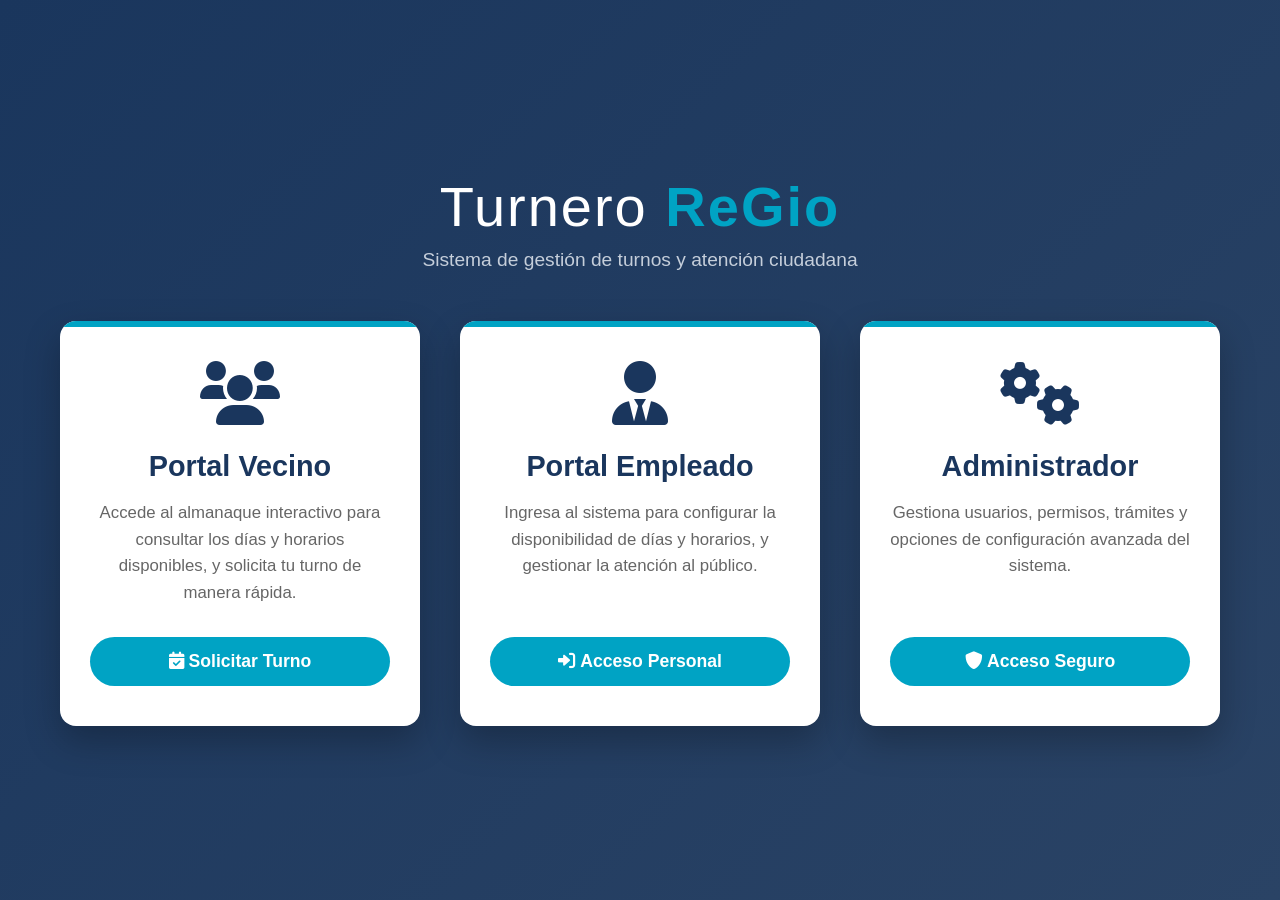
<file: index.html>
<!DOCTYPE html>
<html lang="es">
<head>
    <meta charset="UTF-8">
    <meta name="viewport" content="width=device-width, initial-scale=1.0">
    <title>ReGio - Turnero</title>
    <!-- Mantenemos tus estilos base si los necesitas para el resto, pero aquí aplicamos estilos propios del dashboard -->
    <link rel="stylesheet" href="styles.css">
    <link href="https://cdnjs.cloudflare.com/ajax/libs/font-awesome/6.0.0/css/all.min.css" rel="stylesheet">
    <style>
        :root {
            /* Colores ReGio - Variables para fácil modificación */
            --regio-primary: #1A365D; /* Azul oscuro elegante */
            --regio-secondary: #00A3C4; /* Celeste/Cian moderno */
            --regio-accent: #E2E8F0; /* Fondo claro */
            --regio-text: #2D3748;
        }

        body {
            margin: 0;
            padding: 0;
            background: linear-gradient(135deg, var(--regio-primary) 0%, #2A4365 100%);
            font-family: 'Segoe UI', Roboto, Helvetica, Arial, sans-serif;
            min-height: 100vh;
            display: flex;
            align-items: center;
            justify-content: center;
        }

        /* Reseteo del container por defecto de styles.css para que ocupe más en esta vista */
        .dashboard-container {
            width: 100%;
            max-width: 1200px;
            padding: 20px;
        }

        .header-brand {
            text-align: center;
            color: white;
            margin-bottom: 50px;
        }

        .header-brand h1 {
            font-size: 3.5rem;
            margin: 0;
            letter-spacing: 2px;
            font-weight: 300;
            color: white; /* Sobrescribir h1 de styles.css */
        }
        
        .header-brand h1 strong {
            font-weight: 700;
            color: var(--regio-secondary);
        }

        .header-brand p {
            font-size: 1.2rem;
            opacity: 0.85;
            margin-top: 10px;
            color: #e2e8f0;
        }

        .cards-wrapper {
            display: grid;
            grid-template-columns: repeat(auto-fit, minmax(280px, 1fr));
            gap: 40px;
        }

        .profile-card {
            background: white;
            border-radius: 16px;
            padding: 40px 30px;
            text-align: center;
            box-shadow: 0 15px 35px rgba(0,0,0,0.25);
            transition: transform 0.3s ease, box-shadow 0.3s ease;
            position: relative;
            overflow: hidden;
            display: flex;
            flex-direction: column;
            justify-content: space-between;
        }

        .profile-card::before {
            content: '';
            position: absolute;
            top: 0;
            left: 0;
            width: 100%;
            height: 6px;
            background: var(--regio-secondary);
        }

        .profile-card:hover {
            transform: translateY(-8px);
            box-shadow: 0 20px 40px rgba(0,0,0,0.35);
        }

        .profile-icon {
            font-size: 4rem;
            color: var(--regio-primary);
            margin-bottom: 25px;
        }

        .profile-card h2 {
            color: var(--regio-primary);
            margin: 0 0 15px 0;
            font-size: 1.8rem;
        }

        .profile-card p {
            color: #666;
            margin-bottom: 30px;
            line-height: 1.6;
            font-size: 1.05rem;
        }

        .btn-access {
            display: inline-block;
            background: var(--regio-secondary);
            color: white;
            padding: 14px 30px;
            border-radius: 30px;
            text-decoration: none;
            font-weight: bold;
            font-size: 1.1rem;
            border: none;
            cursor: pointer;
            transition: all 0.3s;
            width: 100%;
            box-sizing: border-box;
        }

        .btn-access:hover {
            background: #00829B;
            transform: scale(1.03);
            color: white;
        }

        /* Formulario de Login Oculto en Card de Empleado */
        .login-box {
            text-align: left;
            margin-top: 20px;
            display: none;
        }

        .login-box.active {
            display: block;
            animation: fadeIn 0.4s ease;
        }

        @keyframes fadeIn {
            from { opacity: 0; transform: translateY(-10px); }
            to { opacity: 1; transform: translateY(0); }
        }

        .form-control {
            width: 100%;
            padding: 12px 15px;
            margin-bottom: 15px;
            border: 1px solid #ddd;
            border-radius: 8px;
            box-sizing: border-box;
            background: #f8f9fa;
            font-size: 1rem;
        }

        .form-control:focus {
            outline: none;
            border-color: var(--regio-secondary);
            box-shadow: 0 0 0 2px rgba(0, 163, 196, 0.2);
            background: white;
        }

        .btn-login {
            background: var(--regio-primary);
            width: 100%;
            border-radius: 8px;
        }

        .btn-login:hover {
            background: #112440;
        }

        .error-msg {
            color: #dc3545;
            font-size: 0.95rem;
            margin-top: 10px;
            text-align: center;
            font-weight: bold;
        }
    </style>
</head>
<body>

    <div class="dashboard-container">
        <div class="header-brand">
            <h1>Turnero <strong>ReGio</strong></h1>
            <p>Sistema de gestión de turnos y atención ciudadana</p>
        </div>

        <div class="cards-wrapper">
            <!-- Card Vecino -->
            <div class="profile-card">
                <div>
                    <i class="fas fa-users profile-icon"></i>
                    <h2>Portal Vecino</h2>
                    <p>Accede al almanaque interactivo para consultar los días y horarios disponibles, y solicita tu turno de manera rápida.</p>
                </div>
                <a href="vecino.html" target="_blank" class="btn-access" style="display: block; text-decoration: none;">
                    <i class="fas fa-calendar-check"></i> Solicitar Turno
                </a>
            </div>

            <!-- Card Empleado -->
            <div class="profile-card">
                <div>
                    <i class="fas fa-user-tie profile-icon"></i>
                    <h2>Portal Empleado</h2>
                    <p>Ingresa al sistema para configurar la disponibilidad de días y horarios, y gestionar la atención al público.</p>
                </div>
                
                <button class="btn-access" id="btn-show-login-emp">
                    <i class="fas fa-sign-in-alt"></i> Acceso Personal
                </button>

                <div class="login-box" id="login-box-emp">
                    <form id="login-form-emp">
                        <input type="text" class="form-control" id="username-emp" placeholder="Usuario" required>
                        <input type="password" class="form-control" id="password-emp" placeholder="Contraseña" required>
                        <button type="submit" class="btn-access btn-login">Ingresar al Panel</button>
                        <p id="login-error-emp" class="error-msg"></p>
                    </form>
                </div>
            </div>

            <!-- Card Admin -->
            <div class="profile-card">
                <div>
                    <i class="fas fa-cogs profile-icon"></i>
                    <h2>Administrador</h2>
                    <p>Gestiona usuarios, permisos, trámites y opciones de configuración avanzada del sistema.</p>
                </div>
                
                <button class="btn-access" id="btn-show-login-admin">
                    <i class="fas fa-shield-alt"></i> Acceso Seguro
                </button>

                <div class="login-box" id="login-box-admin">
                    <form id="login-form-admin">
                        <input type="text" class="form-control" id="username-admin" placeholder="Usuario" required>
                        <input type="password" class="form-control" id="password-admin" placeholder="Contraseña" required>
                        <button type="submit" class="btn-access btn-login" style="background-color: var(--regio-secondary);">Ingresar al Panel</button>
                        <p id="login-error-admin" class="error-msg"></p>
                    </form>
                </div>
            </div>
        </div>
    </div>

    <!-- Scripts de la app -->
    <script src="app.js?v=16"></script>
    <script>
        // Interfaz de login fluida para Empleado
        document.getElementById('btn-show-login-emp').addEventListener('click', function() {
            this.style.display = 'none';
            document.getElementById('login-box-emp').classList.add('active');
        });

        // Interfaz de login fluida para Admin
        document.getElementById('btn-show-login-admin').addEventListener('click', function() {
            this.style.display = 'none';
            document.getElementById('login-box-admin').classList.add('active');
        });

        function handleLogin(e, roleId, expectedRole) {
            e.preventDefault();
            const userIn = document.getElementById(`username-${roleId}`).value.trim();
            const passIn = document.getElementById(`password-${roleId}`).value.trim();
            
            const usuarios = getUsuarios();
            const user = usuarios.find(u => u.username === userIn && u.password === passIn);
            
            if (user && user.role === expectedRole) {
                setCurrentUser(user);
                const url = expectedRole === 'admin' ? 'admin.html' : 'empleado.html';
                window.open(url, '_blank');
            } else {
                document.getElementById(`login-error-${roleId}`).textContent = 'Usuario, contraseña o rol incorrectos';
            }
        }

        // Lógica de login para Empleado
        document.getElementById('login-form-emp').addEventListener('submit', function(e) {
            handleLogin(e, 'emp', 'empleado');
        });

        // Lógica de login para Admin
        document.getElementById('login-form-admin').addEventListener('submit', function(e) {
            handleLogin(e, 'admin', 'admin');
        });
    </script>
</body>
</html>
</file>
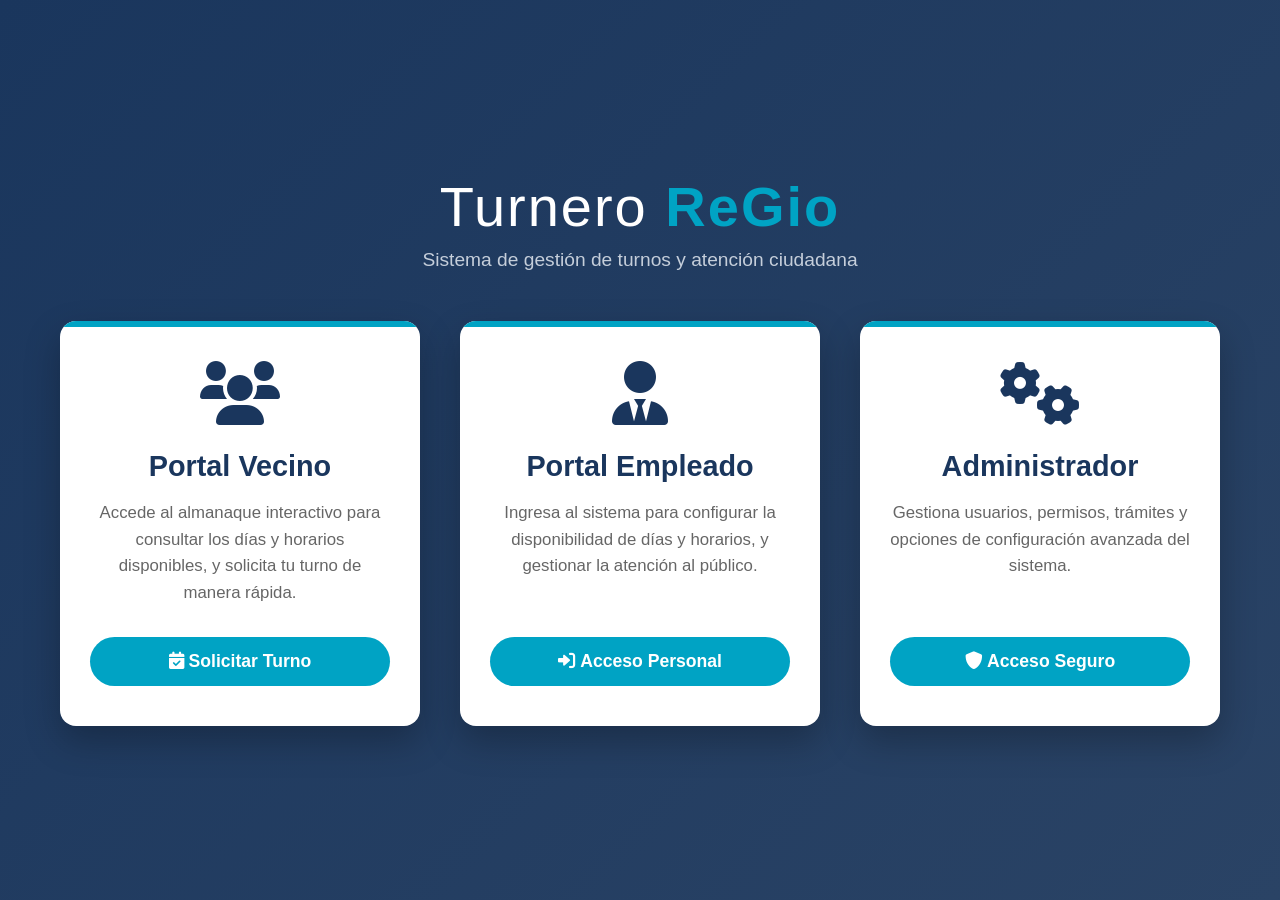
<file: admin.html>
<!DOCTYPE html>
<html lang="es">
<head>
    <meta charset="UTF-8">
    <meta name="viewport" content="width=device-width, initial-scale=1.0">
    <title>Panel de Administrador</title>
    <link rel="stylesheet" href="styles.css">
</head>
<body>
    <div class="navbar">
        <h2>Panel Admin</h2>
        <div>
            <span id="user-info"></span>
            <button onclick="logout()">Salir</button>
        </div>
    </div>
    
    <div class="container" style="max-width: 1000px;">
        <div style="display: grid; grid-template-columns: 1fr 1fr; gap: 20px;">
            <!-- Columna Empleados -->
            <div>
                <div class="card">
                    <h3>Gestión de Empleados</h3>
                    <form id="create-employee-form">
                        <div class="form-group">
                            <label>Nombre de Usuario (DNI):</label>
                            <input type="text" id="new-username" required>
                        </div>
                        <div class="form-group">
                            <label>Nombre Completo:</label>
                            <input type="text" id="new-name" required>
                        </div>
                        <div class="form-group">
                            <label>Contraseña:</label>
                            <input type="password" id="new-password" required>
                        </div>
                        <button type="submit" style="width: 100%;">Crear Empleado</button>
                    </form>
                </div>

                <div class="card mt-4">
                    <h3>Lista de Empleados</h3>
                    <ul id="employee-list" class="list" style="padding:0; list-style:none;"></ul>
                </div>
            </div>

            <!-- Columna Trámites -->
            <div>
                <div class="card">
                    <h3>Gestión de Trámites</h3>
                    <form id="create-tramite-form">
                        <div class="form-group">
                            <label>Nombre del Trámite:</label>
                            <input type="text" id="new-tramite" placeholder="Ej: Pago de Impuestos" required>
                        </div>
                        <button type="submit" style="width: 100%; background-color: var(--regio-secondary);">Agregar Trámite</button>
                    </form>
                </div>

                <div class="card mt-4">
                    <h3>Tipos de Trámites</h3>
                    <ul id="tramites-list" class="list" style="padding:0; list-style:none;"></ul>
                </div>
            </div>
        </div>
    </div>

    <script src="app.js"></script>
    <script>
        checkAuth('admin');

        // ==== EMPLEADOS ====
        function loadEmployees() {
            const usuarios = getUsuarios();
            const list = document.getElementById('employee-list');
            list.innerHTML = '';
            
            usuarios.filter(u => u.role === 'empleado').forEach(u => {
                const li = document.createElement('li');
                li.style.cssText = 'display: flex; justify-content: space-between; align-items: center; padding: 10px; border-bottom: 1px solid #eee; margin-bottom: 5px; background: #f9fafb; border-radius: 6px;';
                
                const info = document.createElement('div');
                info.innerHTML = `<strong>${u.nombre || 'Sin nombre'}</strong> <br><small>Usr: ${u.username}</small>`;
                
                const actions = document.createElement('div');
                actions.style.display = 'flex';
                actions.style.gap = '5px';

                const btnReset = document.createElement('button');
                btnReset.textContent = 'Clave';
                btnReset.style.cssText = 'background: #ecc94b; color: #744210; padding: 5px 10px; font-size: 0.85rem;';
                btnReset.onclick = () => resetClave(u.username);

                const btnDelete = document.createElement('button');
                btnDelete.textContent = 'Eliminar';
                btnDelete.style.cssText = 'background: #e53e3e; padding: 5px 10px; font-size: 0.85rem;';
                btnDelete.onclick = () => deleteEmployee(u.username);

                actions.appendChild(btnReset);
                actions.appendChild(btnDelete);
                
                li.appendChild(info);
                li.appendChild(actions);
                list.appendChild(li);
            });
        }

        document.getElementById('create-employee-form').addEventListener('submit', function(e) {
            e.preventDefault();
            const userIn = document.getElementById('new-username').value.trim();
            const nameIn = document.getElementById('new-name').value.trim();
            const passIn = document.getElementById('new-password').value.trim();
            
            let usuarios = getUsuarios();
            if (usuarios.find(u => u.username === userIn)) {
                alert('El usuario ya existe');
                return;
            }

            usuarios.push({
                username: userIn,
                nombre: nameIn,
                password: passIn,
                role: 'empleado'
            });

            saveUsuarios(usuarios);
            alert('Empleado creado con éxito');
            
            document.getElementById('create-employee-form').reset();
            loadEmployees();
        });

        function resetClave(username) {
            const nuevaClave = prompt(`Ingrese la nueva clave para el empleado ${username}:`);
            if (nuevaClave) {
                let usuarios = getUsuarios();
                let user = usuarios.find(u => u.username === username);
                if (user) {
                    user.password = nuevaClave;
                    saveUsuarios(usuarios);
                    alert('Contraseña actualizada correctamente.');
                }
            }
        }

        function deleteEmployee(username) {
            if(confirm(`¿Estás seguro de que deseas eliminar al empleado ${username}?`)) {
                let usuarios = getUsuarios();
                usuarios = usuarios.filter(u => u.username !== username || u.role !== 'empleado');
                saveUsuarios(usuarios);
                loadEmployees();
            }
        }

        // ==== TRAMITES ====
        function loadTramites() {
            const tramites = getTramites();
            const list = document.getElementById('tramites-list');
            list.innerHTML = '';
            
            tramites.forEach(t => {
                const li = document.createElement('li');
                li.style.cssText = 'display: flex; justify-content: space-between; align-items: center; padding: 10px; border-bottom: 1px solid #eee; margin-bottom: 5px; background: #f9fafb; border-radius: 6px;';
                
                const info = document.createElement('span');
                info.textContent = t.nombre;
                
                const btnDelete = document.createElement('button');
                btnDelete.textContent = 'Eliminar';
                btnDelete.style.cssText = 'background: #e53e3e; padding: 5px 10px; font-size: 0.85rem;';
                btnDelete.onclick = () => deleteTramite(t.id);

                li.appendChild(info);
                li.appendChild(btnDelete);
                list.appendChild(li);
            });
        }

        document.getElementById('create-tramite-form').addEventListener('submit', function(e) {
            e.preventDefault();
            const nombreIn = document.getElementById('new-tramite').value.trim();
            if(!nombreIn) return;
            
            let tramites = getTramites();
            const newId = nombreIn.toLowerCase().replace(/[^a-z0-9]/g, '');
            
            if (tramites.find(t => t.id === newId)) {
                alert('Ya existe un trámite similar.');
                return;
            }

            tramites.push({
                id: newId,
                nombre: nombreIn
            });

            saveTramites(tramites);
            document.getElementById('create-tramite-form').reset();
            loadTramites();
        });

        function deleteTramite(id) {
            if(confirm(`¿Estás seguro de que deseas eliminar este trámite?`)) {
                let tramites = getTramites();
                tramites = tramites.filter(t => t.id !== id);
                saveTramites(tramites);
                loadTramites();
            }
        }

        // Init
        loadEmployees();
        loadTramites();
    </script>
</body>
</html>
</file>
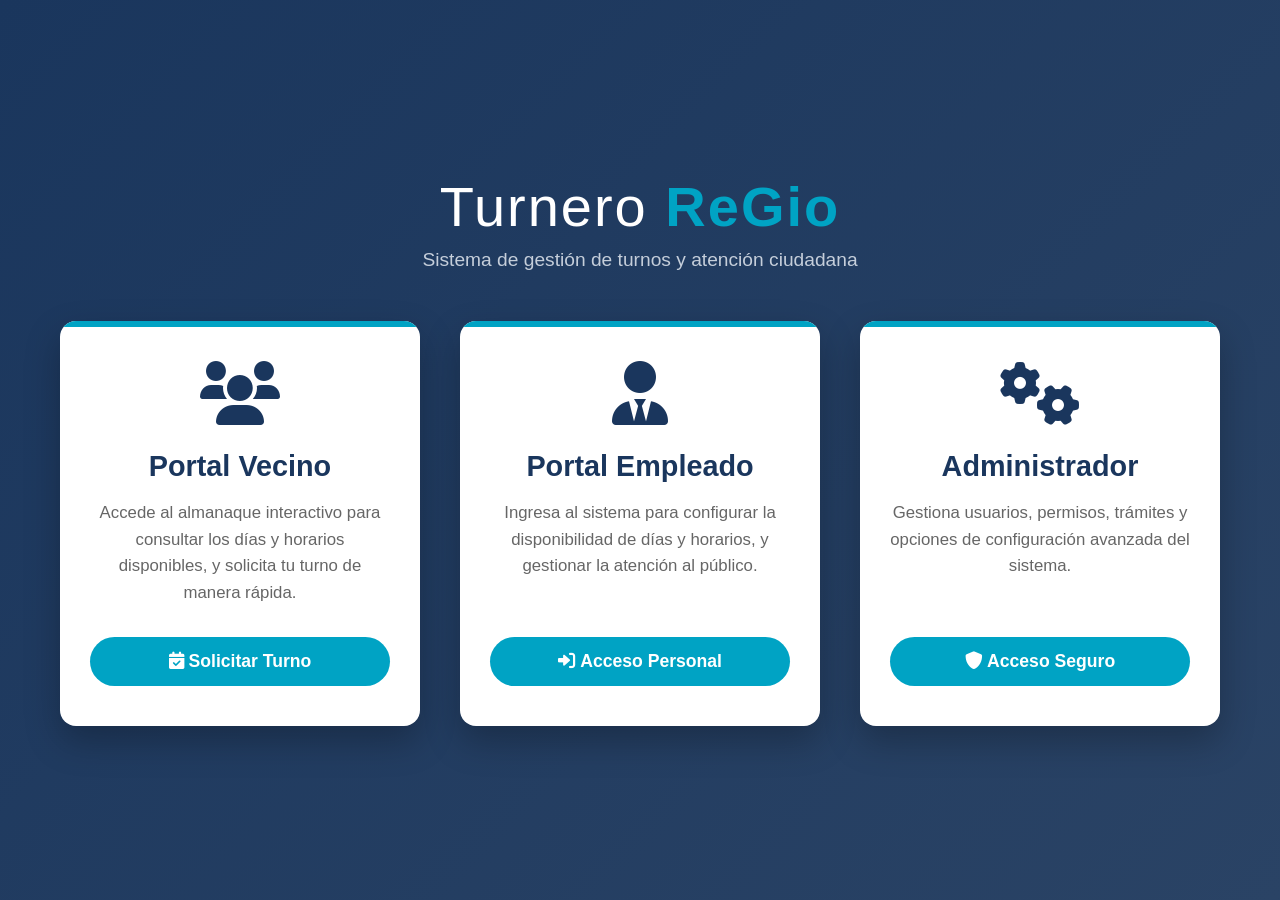
<file: empleado.html>
<!DOCTYPE html>
<html lang="es">
<head>
    <meta charset="UTF-8">
    <meta name="viewport" content="width=device-width, initial-scale=1.0">
    <title>Panel de Empleado</title>
    <link rel="stylesheet" href="styles.css?v=22">
</head>
<body>
    <div class="navbar">
        <h2>Atención al Público</h2>
        <div>
            <span id="user-info"></span>
            <button onclick="logout()">Salir</button>
        </div>
    </div>
    
    <div class="container">
        <div style="display: flex; justify-content: space-between; align-items: center; margin-bottom: 20px;">
            <h2 style="margin: 0; color: var(--regio-primary);">Panel de Control</h2>
            <button id="btn-toggle-modo" onclick="toggleModoConfig()" style="background-color: var(--regio-primary); color: white; border: 2px solid var(--regio-secondary); padding: 8px 16px; border-radius: 8px; cursor: pointer; font-weight: 500;">⚙️ Configurar Días Bloqueados</button>
        </div>

        <div id="panel-atencion" class="card">
            <h3>Calendario de Turnos (Gestión)</h3>
            <p>Navega por los días. Los horarios en <strong>Rojo</strong> están ocupados por un vecino. Haz clic en ellos para ver los detalles y atender el turno.</p>
            
            <div class="calendar-wrapper">
                <div id="atencion-calendar" class="calendar-month"></div>
                <div id="atencion-slots" class="slots-container">
                    <p>Selecciona un día en el calendario para ver los horarios.</p>
                </div>
            </div>
        </div>

        <div id="panel-config" class="card" style="display: none;">
            <h3>Configuración de Disponibilidad</h3>
            <p><strong>Exclusivo para modificar horarios:</strong> Haz clic en un día completo o en horarios verdes para <strong>bloquearlos</strong> (sábados, domingos o feriados).</p>
            
            <div class="calendar-wrapper">
                <div id="config-calendar" class="calendar-month"></div>
                <div id="config-slots" class="slots-container">
                    <p>Selecciona un día en el calendario para ver los horarios.</p>
                </div>
            </div>
        </div>

        <div class="card mt-4">
            <h3>Lista Rápida - Turnos Pendientes</h3>
            <ul id="turnos-pendientes" class="list"></ul>
        </div>
        
        <div class="card mt-4">
            <h3>Lista Rápida - Turnos Atendidos</h3>
            <ul id="turnos-atendidos" class="list"></ul>
        </div>
    </div>

    <script src="app.js?v=22"></script>
    <script>
        checkAuth('empleado');

        let modoConfig = false;
        function toggleModoConfig() {
            modoConfig = !modoConfig;
            
            document.getElementById('panel-atencion').style.display = modoConfig ? 'none' : 'block';
            document.getElementById('panel-config').style.display = modoConfig ? 'block' : 'none';
            
            selectedDateString = null;
            selectedHora = null;
            
            if (modoConfig) {
                document.getElementById('btn-toggle-modo').innerHTML = "⬅ Volver a Atención";
                document.getElementById('config-slots').innerHTML = '<p>Selecciona un día en el calendario.</p>';
                renderCalendar('config-calendar', (dateStr) => renderSlots('config-slots', dateStr, 'config'), 'config');
            } else {
                document.getElementById('btn-toggle-modo').innerHTML = "⚙️ Configurar Días Bloqueados";
                document.getElementById('atencion-slots').innerHTML = '<p>Selecciona un día en el calendario para ver los horarios.</p>';
                renderCalendar('atencion-calendar', (dateStr) => {
                    renderSlots('atencion-slots', dateStr, 'atencion');
                    loadListas();
                }, 'atencion');
            }
            loadListas();
        }

        function loadListas() {
            const turnos = getTurnos();
            const usuarios = getUsuarios(); // Para buscar los nombres reales
            const pendientesList = document.getElementById('turnos-pendientes');
            const atendidosList = document.getElementById('turnos-atendidos');
            
            pendientesList.innerHTML = '';
            atendidosList.innerHTML = '';

            if (!selectedDateString || modoConfig) {
                const msg = modoConfig ? 'Vuelve al panel de atención para ver las listas.' : 'Selecciona un día en el calendario arriba para ver sus turnos.';
                pendientesList.innerHTML = `<li><small style="color: #666;">${msg}</small></li>`;
                atendidosList.innerHTML = `<li><small style="color: #666;">${msg}</small></li>`;
                return;
            }

            const turnosDelDia = turnos.filter(t => (t.fechaAsignada || t.fecha) === selectedDateString);
            turnosDelDia.sort((a, b) => (a.horaAsignada || a.hora).localeCompare(b.horaAsignada || b.hora));

            turnosDelDia.forEach(t => {
                const li = document.createElement('li');
                li.className = 'turno-item';
                
                const fechaMostrar = t.fechaAsignada || t.fecha || '';
                const horaMostrar = t.horaAsignada || t.hora || '';

                if (t.estado === 'pendiente') {
                    li.innerHTML = `
                        <div>
                            <strong>${t.tramite.toUpperCase()}</strong> - ${t.nombre} <br>
                            <small>Día: ${fechaMostrar} | Hora: ${horaMostrar}</small>
                        </div>
                        <button class="btn-sm" onclick="atenderTurno(${t.id})">Marcar como Atendido</button>
                    `;
                    pendientesList.appendChild(li);
                } else {
                    // Buscar el nombre del empleado que lo atendió
                    const emp = usuarios.find(u => u.username === t.atendidoPor);
                    const nombreEmpleado = emp ? (emp.nombre || emp.username) : (t.atendidoPor || 'empleado');

                    li.innerHTML = `
                        <div>
                            <strong>${t.tramite.toUpperCase()}</strong> - ${t.nombre} <br>
                            <small>Atendido el: ${fechaMostrar} a las ${horaMostrar}</small> <br>
                            <span class="badge atendido">Atendido por ${nombreEmpleado}</span>
                        </div>
                    `;
                    atendidosList.appendChild(li);
                }
            });
            
            if (pendientesList.children.length === 0) pendientesList.innerHTML = '<li>No hay turnos pendientes para este día.</li>';
            if (atendidosList.children.length === 0) atendidosList.innerHTML = '<li>Aún no has atendido turnos este día.</li>';
        }

        window.atenderTurno = function(id) {
            const turnos = getTurnos();
            const currentUser = getCurrentUser();
            
            const turnoIndex = turnos.findIndex(t => t.id == id);
            if (turnoIndex > -1) {
                turnos[turnoIndex].estado = 'atendido';
                turnos[turnoIndex].atendidoPor = currentUser.username;
                // Si nunca se le asignó formalmente, confirmamos la fecha que eligió el vecino
                if(!turnos[turnoIndex].fechaAsignada) {
                    turnos[turnoIndex].fechaAsignada = turnos[turnoIndex].fecha;
                    turnos[turnoIndex].horaAsignada = turnos[turnoIndex].hora;
                }

                saveTurnos(turnos);
                loadListas();
                
                // Refrescar panel de info si estaba abierto
                const infoBox = document.getElementById('info-turno-atencion-slots');
                if(infoBox) {
                    infoBox.innerHTML += `<br><br><span class="badge atendido">Turno Atendido Exitosamente</span>`;
                }
                
                // Refrescar calendarios
                if(selectedDateString) {
                    renderSlots('atencion-slots', selectedDateString, 'atencion');
                    renderSlots('config-slots', selectedDateString, 'config');
                }
            }
        }

        // Inicializar Calendario de Atención (Solo ver y atender)
        renderCalendar('atencion-calendar', (dateStr) => {
            renderSlots('atencion-slots', dateStr, 'atencion');
            loadListas();
        }, 'atencion');
        
        // Inicializar Calendario de Configuración (Bloqueos)
        renderCalendar('config-calendar', (dateStr) => renderSlots('config-slots', dateStr, 'config'), 'config');

        loadListas();
    </script>
</body>
</html>
</file>
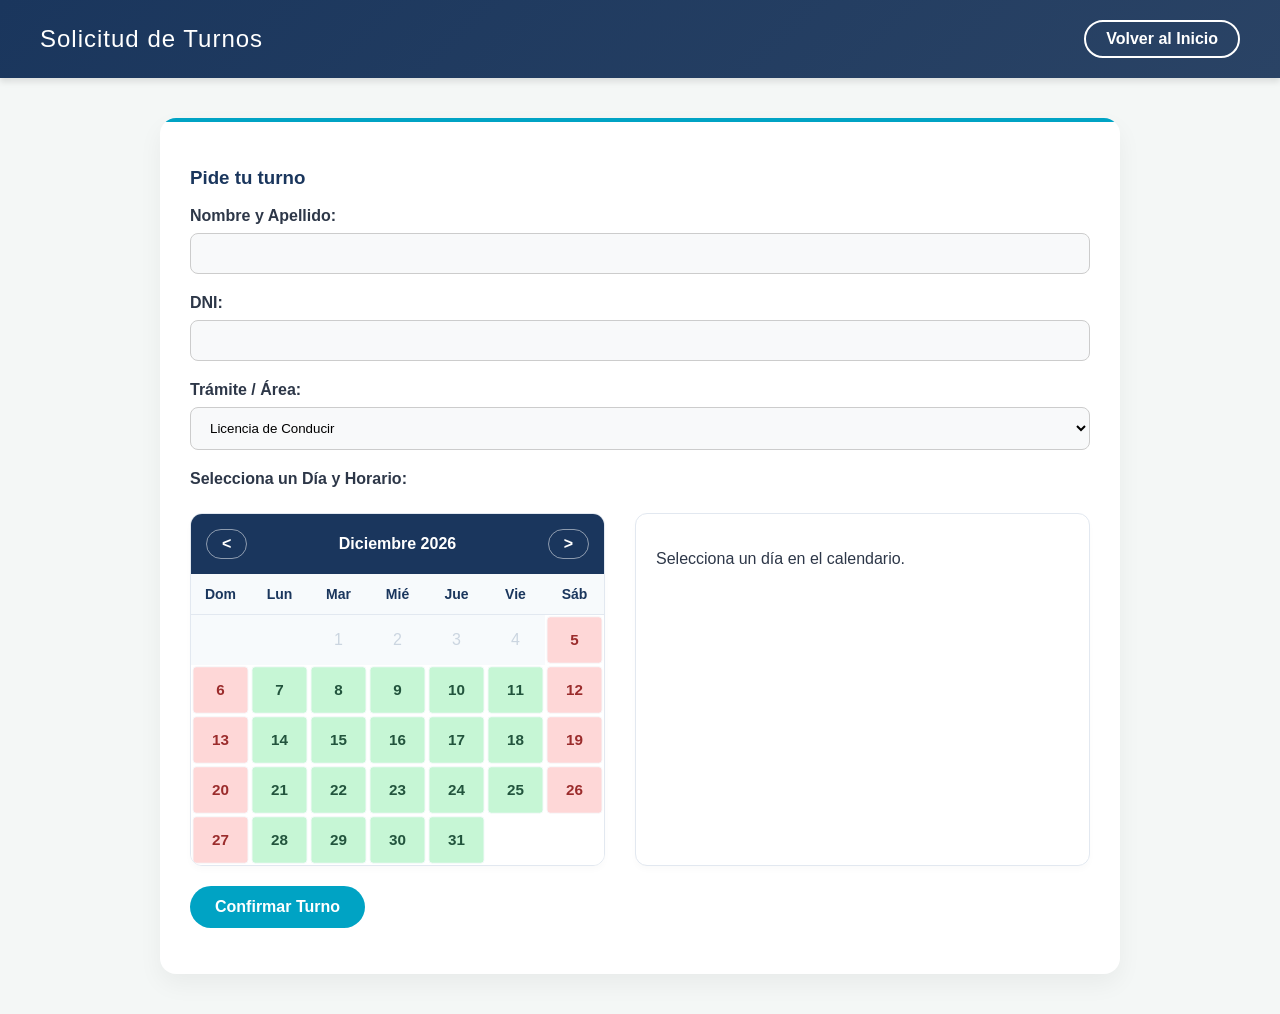
<file: vecino.html>
<!DOCTYPE html>
<html lang="es">
<head>
    <meta charset="UTF-8">
    <meta name="viewport" content="width=device-width, initial-scale=1.0">
    <title>Solicitar Turno - Vecino</title>
    <link rel="stylesheet" href="styles.css?v=21">
</head>
<body>
    <div class="navbar">
        <h2>Solicitud de Turnos</h2>
        <button onclick="window.location.href='index.html'">Volver al Inicio</button>
    </div>
    
    <div class="container">
        <div class="card" id="form-card">
            <h3>Pide tu turno</h3>
            <form id="turno-form">
                <div class="form-group">
                    <label>Nombre y Apellido:</label>
                    <input type="text" id="nombre-vecino" required>
                </div>
                <div class="form-group">
                    <label>DNI:</label>
                    <input type="number" id="dni-vecino" required>
                </div>
                <div class="form-group">
                    <label>Trámite / Área:</label>
                    <select id="tramite" required>
                    </select>
                </div>
                
                <div class="form-group">
                    <label>Selecciona un Día y Horario:</label>
                    <div class="calendar-wrapper">
                        <div id="vecino-calendar" class="calendar-month"></div>
                        <div id="vecino-slots" class="slots-container">
                            <p>Selecciona un día en el calendario.</p>
                        </div>
                    </div>
                </div>

                <button type="submit">Confirmar Turno</button>
                <p id="error-msg" class="error-msg"></p>
            </form>
        </div>

        <div id="constancia-card" class="card mt-4" style="display: none;">
            <div id="constancia-print-area" style="padding: 20px; border: 2px dashed var(--regio-primary); border-radius: 8px; margin-bottom: 20px;">
                <h3 style="color: var(--regio-success); text-align: center; margin-top: 0;">¡Turno Confirmado!</h3>
                <p><strong>Nombre y Apellido:</strong> <span id="const-nombre"></span></p>
                <p><strong>DNI:</strong> <span id="const-dni"></span></p>
                <p><strong>Trámite:</strong> <span id="const-tramite"></span></p>
                <p><strong>Fecha asignada:</strong> <span id="const-dia"></span></p>
                <p><strong>Horario:</strong> <span id="const-hora"></span></p>
                <p style="text-align: center; margin-top: 20px; font-size: 13px; color: #666;">Por favor, presenta esta constancia en mesa de entrada el día de tu turno.</p>
            </div>
            <div style="display: flex; gap: 10px; justify-content: center;" class="no-print">
                <button onclick="descargarTxt()" style="background-color: var(--regio-secondary); flex: 1;">📄 Descargar .TXT</button>
                <button onclick="window.print()" style="background-color: var(--regio-primary); flex: 1;">🖨️ Imprimir / PDF</button>
            </div>
        </div>
    </div>

    <script src="app.js?v=21"></script>
    <script>
        function descargarTxt() {
            const nombre = document.getElementById('const-nombre').innerText;
            const dni = document.getElementById('const-dni').innerText;
            const tramite = document.getElementById('const-tramite').innerText;
            const dia = document.getElementById('const-dia').innerText;
            const hora = document.getElementById('const-hora').innerText;
            
            const texto = `CONSTANCIA DE TURNO - MUNICIPALIDAD\n-----------------------------------\nNombre: ${nombre}\nDNI: ${dni}\nTrámite: ${tramite}\nFecha: ${dia}\nHorario: ${hora}\n\nPresentar esta constancia en mesa de entrada el día de su turno.`;
            
            const blob = new Blob([texto], { type: 'text/plain' });
            const url = URL.createObjectURL(blob);
            const a = document.createElement('a');
            a.href = url;
            a.download = `Constancia_Turno_${dni}.txt`;
            a.click();
            URL.revokeObjectURL(url);
        }

        document.getElementById('turno-form').addEventListener('submit', function(e) {
            e.preventDefault();
            const errorP = document.getElementById('error-msg');
            errorP.textContent = '';

            if(!selectedDateString || !selectedHora) {
                errorP.textContent = 'Por favor, selecciona un día en el calendario y un horario verde.';
                return;
            }

            const nombre = document.getElementById('nombre-vecino').value;
            const dni = document.getElementById('dni-vecino').value;
            const tramiteSelect = document.getElementById('tramite');
            const tramiteText = tramiteSelect.options[tramiteSelect.selectedIndex].text;
            
            const turnos = getTurnos();
            turnos.push({
                id: Date.now(),
                nombre,
                dni,
                tramite: tramiteSelect.value,
                fecha: selectedDateString,
                hora: selectedHora,
                estado: 'pendiente'
            });

            saveTurnos(turnos);
            
            // Poblar Constancia
            document.getElementById('const-nombre').innerText = nombre;
            document.getElementById('const-dni').innerText = dni;
            document.getElementById('const-tramite').innerText = tramiteText;
            document.getElementById('const-dia').innerText = selectedDateString;
            document.getElementById('const-hora').innerText = selectedHora;
            
            // Mostrar constancia y hacer scroll
            const constanciaCard = document.getElementById('constancia-card');
            constanciaCard.style.display = 'block';
            constanciaCard.scrollIntoView({ behavior: 'smooth' });
            
            document.getElementById('turno-form').reset();
            selectedDateString = null;
            selectedHora = null;
            
            // Re-render calendario para que se ponga rojo
            renderCalendar('vecino-calendar', handleDateSelect, 'vecino');
            document.getElementById('vecino-slots').innerHTML = '<p>Selecciona un día en el calendario.</p>';
        });

        function handleDateSelect(dateStr) {
            renderSlots('vecino-slots', dateStr, 'vecino', (hora) => {
                // Hora seleccionada por el vecino
            });
        }

        function cargarTramites() {
            const tramites = getTramites();
            const select = document.getElementById('tramite');
            select.innerHTML = '';
            tramites.forEach(t => {
                const opt = document.createElement('option');
                opt.value = t.id;
                opt.textContent = t.nombre;
                select.appendChild(opt);
            });
        }

        // Inicializar Calendario y Trámites
        renderCalendar('vecino-calendar', handleDateSelect, 'vecino');
        cargarTramites();
    </script>
</body>
</html>
</file>
<file: styles.css>
:root {
    /* Colores ReGio globales */
    --regio-primary: #1A365D; /* Azul oscuro elegante */
    --regio-secondary: #00A3C4; /* Celeste/Cian moderno */
    --regio-accent: #E2E8F0; /* Fondo claro */
    --regio-text: #2D3748;
    --regio-bg: #f4f7f6;
    --regio-danger: #e53e3e;
    --regio-success: #38a169;
}

* {
    box-sizing: border-box;
    font-family: 'Segoe UI', Roboto, Helvetica, Arial, sans-serif;
}

body {
    background-color: var(--regio-bg);
    margin: 0;
    padding: 0;
    color: var(--regio-text);
}

/* Navbar */
.navbar {
    background: linear-gradient(135deg, var(--regio-primary) 0%, #2A4365 100%);
    color: white;
    padding: 20px 40px;
    display: flex;
    justify-content: space-between;
    align-items: center;
    box-shadow: 0 4px 6px rgba(0,0,0,0.1);
}

.navbar h2 {
    margin: 0;
    font-weight: 300;
    letter-spacing: 1px;
    color: white;
}

.navbar button {
    background-color: transparent;
    border: 2px solid white;
    color: white;
    border-radius: 30px;
    padding: 8px 20px;
    margin-left: 15px;
    font-weight: bold;
    transition: all 0.3s;
}

.navbar button:hover {
    background-color: white;
    color: var(--regio-primary);
}

/* Container & Cards */
.container {
    max-width: 1000px;
    margin: 40px auto;
    padding: 0 20px;
}

h1, h2, h3, h4 {
    color: var(--regio-primary);
}

.card {
    background: white;
    padding: 30px;
    border-radius: 16px;
    box-shadow: 0 10px 25px rgba(0,0,0,0.05);
    position: relative;
    overflow: hidden;
    margin-bottom: 25px;
}

.card::before {
    content: '';
    position: absolute;
    top: 0;
    left: 0;
    width: 100%;
    height: 4px;
    background: var(--regio-secondary);
}

.mt-4 {
    margin-top: 20px;
}

/* Forms */
.form-group {
    margin-bottom: 20px;
}

.form-group label {
    display: block;
    margin-bottom: 8px;
    font-weight: 600;
    color: var(--regio-text);
}

.form-group input, .form-group select {
    width: 100%;
    padding: 12px 15px;
    border: 1px solid #ccc;
    border-radius: 8px;
    background: #f8f9fa;
    transition: all 0.3s;
}

.form-group input:focus, .form-group select:focus {
    outline: none;
    border-color: var(--regio-secondary);
    box-shadow: 0 0 0 2px rgba(0, 163, 196, 0.2);
    background: white;
}

/* Buttons */
button {
    background-color: var(--regio-secondary);
    color: white;
    border: none;
    padding: 12px 25px;
    border-radius: 30px;
    cursor: pointer;
    font-size: 16px;
    font-weight: bold;
    transition: all 0.3s;
}

button:hover {
    background-color: #00829B;
    transform: translateY(-2px);
    box-shadow: 0 4px 10px rgba(0,0,0,0.15);
}

.btn-sm {
    padding: 8px 15px;
    font-size: 14px;
    background-color: var(--regio-success);
    border-radius: 20px;
}
.btn-sm:hover {
    background-color: #2f855a;
}

.error-msg {
    color: var(--regio-danger);
    margin-top: 10px;
}

/* --- CALENDARIO STYLES --- */
.calendar-wrapper {
    display: flex;
    flex-wrap: wrap;
    gap: 30px;
    margin-top: 25px;
}

.calendar-month {
    flex: 1;
    min-width: 320px;
    border: 1px solid #e2e8f0;
    border-radius: 12px;
    overflow: hidden;
    background: white;
    box-shadow: 0 4px 6px rgba(0,0,0,0.02);
}

.calendar-header {
    background: var(--regio-primary);
    color: white;
    text-align: center;
    padding: 15px;
    font-weight: bold;
    display: flex;
    justify-content: space-between;
    align-items: center;
}

.calendar-header button {
    background: transparent;
    box-shadow: none;
    border: 1px solid rgba(255,255,255,0.5);
    padding: 5px 15px;
    margin: 0;
}
.calendar-header button:hover {
    background: rgba(255,255,255,0.2);
    transform: none;
}

.calendar-grid {
    display: grid;
    grid-template-columns: repeat(7, 1fr);
    text-align: center;
    background-color: #fff;
}

.calendar-day-name {
    font-weight: 600;
    padding: 12px 0;
    background-color: #f7fafc;
    color: var(--regio-primary);
    font-size: 14px;
    border-bottom: 1px solid #e2e8f0;
}

.calendar-day {
    padding: 15px 0;
    border: 1px solid #f7fafc;
    cursor: pointer;
    transition: all 0.2s;
    color: var(--regio-text);
}

.calendar-day:hover:not(.disabled) {
    background-color: rgba(0, 163, 196, 0.1);
    color: var(--regio-secondary);
    font-weight: bold;
}

.calendar-day.selected {
    background-color: var(--regio-secondary);
    color: white;
    font-weight: bold;
    border-radius: 4px;
    transform: scale(0.95);
}

.calendar-day.disabled {
    color: #cbd5e0;
    cursor: not-allowed;
    background-color: #f7fafc;
}

.calendar-day.day-full {
    color: #9b2c2c;
    background-color: #fed7d7; /* Rojo pastel/suave */
    cursor: not-allowed;
    border-radius: 4px;
    transform: scale(0.95);
    font-weight: 600;
}

.calendar-day.day-available {
    color: #22543d;
    background-color: #c6f6d5; /* Verde pastel/suave */
    font-weight: 600;
    border-radius: 4px;
    transform: scale(0.95);
}

.calendar-day.day-available:hover {
    background-color: #9ae6b4;
    color: #1c4532;
}

/* --- SLOTS (HORARIOS) STYLES --- */
.slots-container {
    flex: 1;
    min-width: 320px;
    border: 1px solid #e2e8f0;
    border-radius: 12px;
    padding: 20px;
    background-color: white;
    box-shadow: 0 4px 6px rgba(0,0,0,0.02);
}

.slots-grid {
    display: grid;
    grid-template-columns: repeat(auto-fill, minmax(85px, 1fr));
    gap: 12px;
    margin-top: 20px;
}

.slot {
    padding: 10px;
    text-align: center;
    border-radius: 8px;
    font-weight: 600;
    cursor: pointer;
    transition: all 0.2s;
}

.slot.disponible {
    color: #22543d;
    background-color: #c6f6d5; /* Verde pastel */
    border: 2px solid transparent;
}
.slot.disponible:hover {
    background-color: #9ae6b4;
    color: #1c4532;
    transform: translateY(-2px);
    box-shadow: 0 4px 6px rgba(0,0,0,0.1);
}

.slot.ocupado {
    color: #9b2c2c;
    background-color: #fed7d7; /* Rojo pastel */
    cursor: not-allowed;
    border: 2px solid transparent;
}

.slot.bloqueado {
    color: #4a5568; /* Gris oscuro */
    background-color: #e2e8f0; /* Gris pastel */
    border: 2px dashed #a0aec0;
}
.slot.bloqueado:hover {
    background-color: #cbd5e0;
}

.slot.seleccionado {
    border: 2px solid var(--regio-primary);
    box-shadow: 0 0 10px rgba(0,0,0,0.1);
    transform: scale(1.05);
    /* El background y color dependerá de si es rojo o verde, así que no lo forzamos acá, o lo oscurecemos un poquito */
}

.info-turno-detalle {
    margin-top: 20px;
    padding: 20px;
    background-color: #ebf8fa;
    border-left: 5px solid var(--regio-secondary);
    border-radius: 0 8px 8px 0;
    display: none;
    color: var(--regio-primary);
}

/* Listas */
.list {
    list-style: none;
    padding: 0;
    margin: 0;
}
.turno-item {
    padding: 15px;
    border-bottom: 1px solid #eee;
    display: flex;
    justify-content: space-between;
    align-items: center;
}
.turno-item:last-child {
    border-bottom: none;
}
.badge {
    padding: 4px 8px;
    border-radius: 12px;
    font-size: 12px;
    font-weight: bold;
    color: white;
}
.badge.pendiente {
    background: #dd6b20;
}
.badge.atendido {
    background: var(--regio-success);
}

/* --- PRINT STYLES --- */
@media print {
    body {
        background-color: white !important;
        margin: 0;
        padding: 0;
    }
    .navbar, 
    #form-card, 
    .no-print {
        display: none !important;
    }
    .container {
        max-width: 100% !important;
        margin: 0 !important;
        padding: 0 !important;
        box-shadow: none !important;
    }
    .card {
        box-shadow: none !important;
        border: none !important;
        margin: 0 !important;
        padding: 0 !important;
    }
    #constancia-card {
        display: block !important;
    }
    #constancia-print-area {
        border: 2px dashed #00A3C4 !important; /* var(--regio-primary) */
        padding: 40px !important;
        margin-top: 30px !important;
        margin-bottom: 30px !important;
    }
    @page {
        margin: 2cm;
    }
}
</file>
